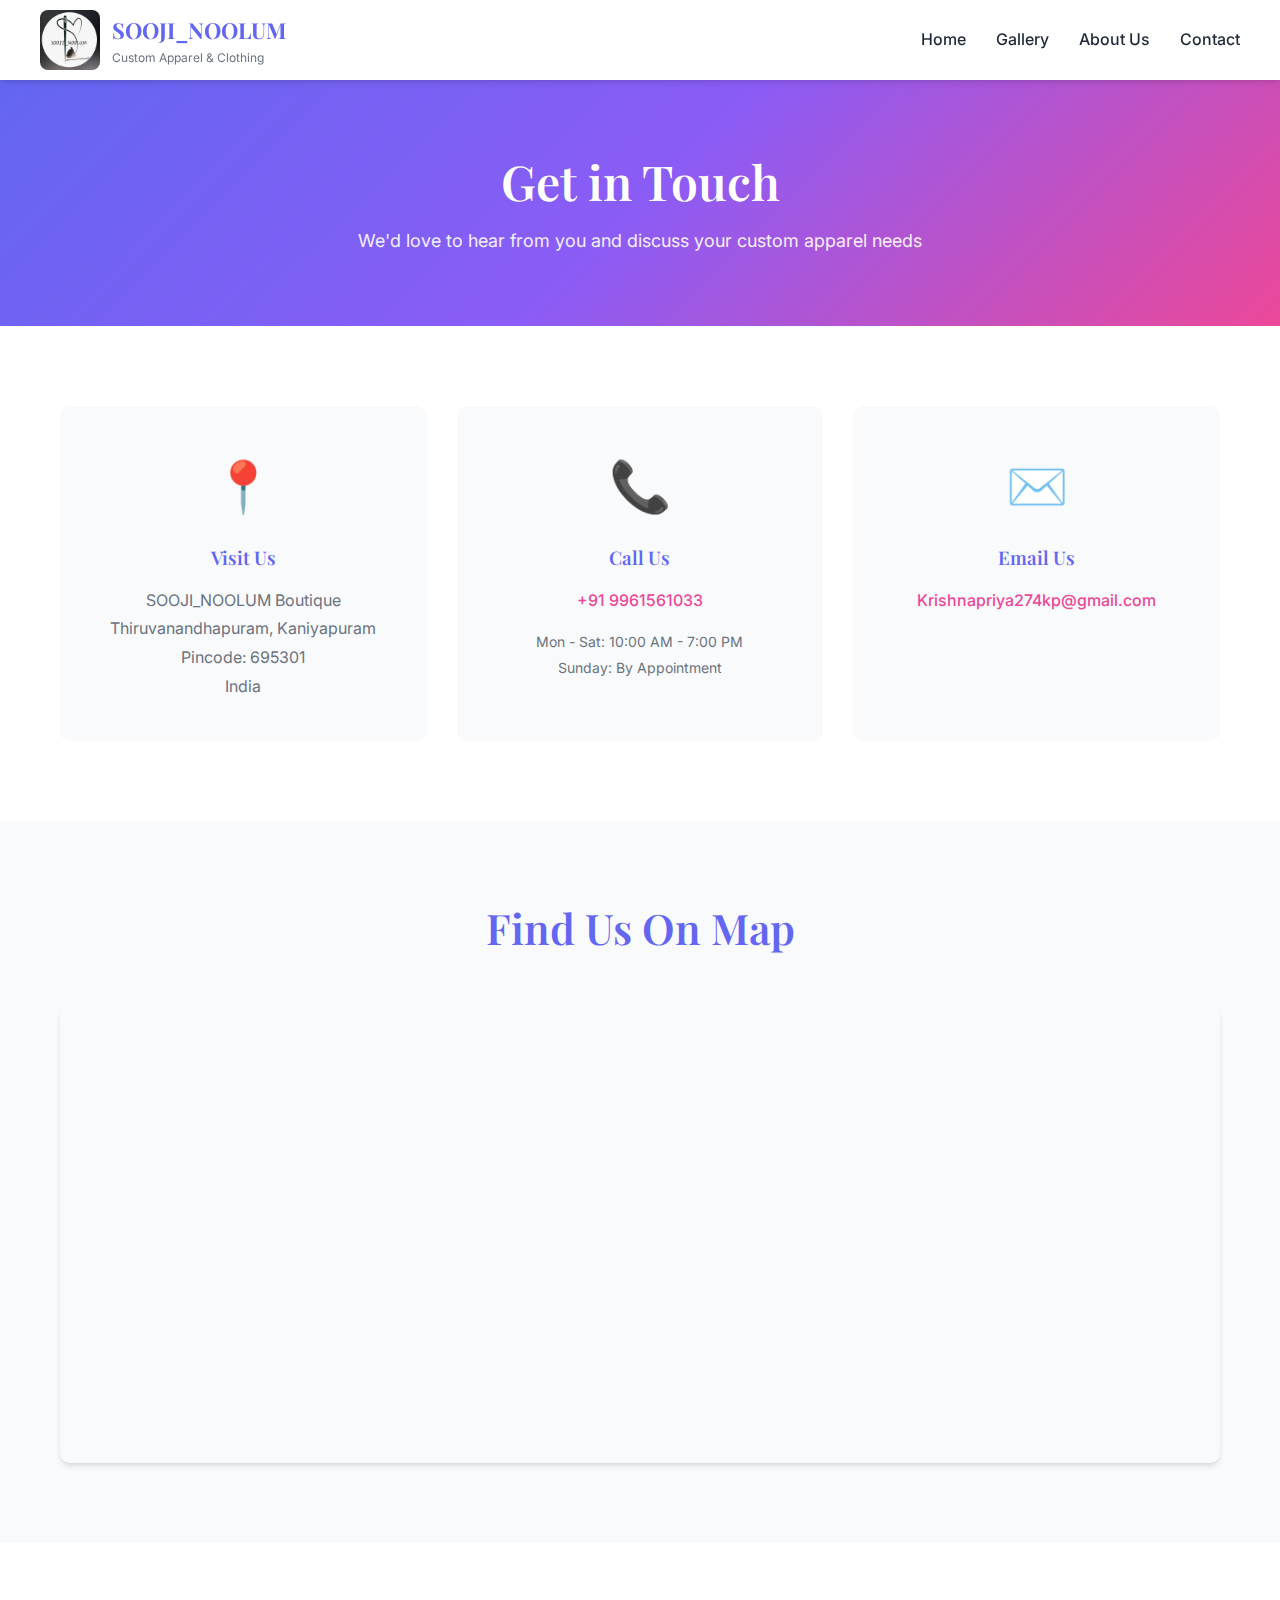
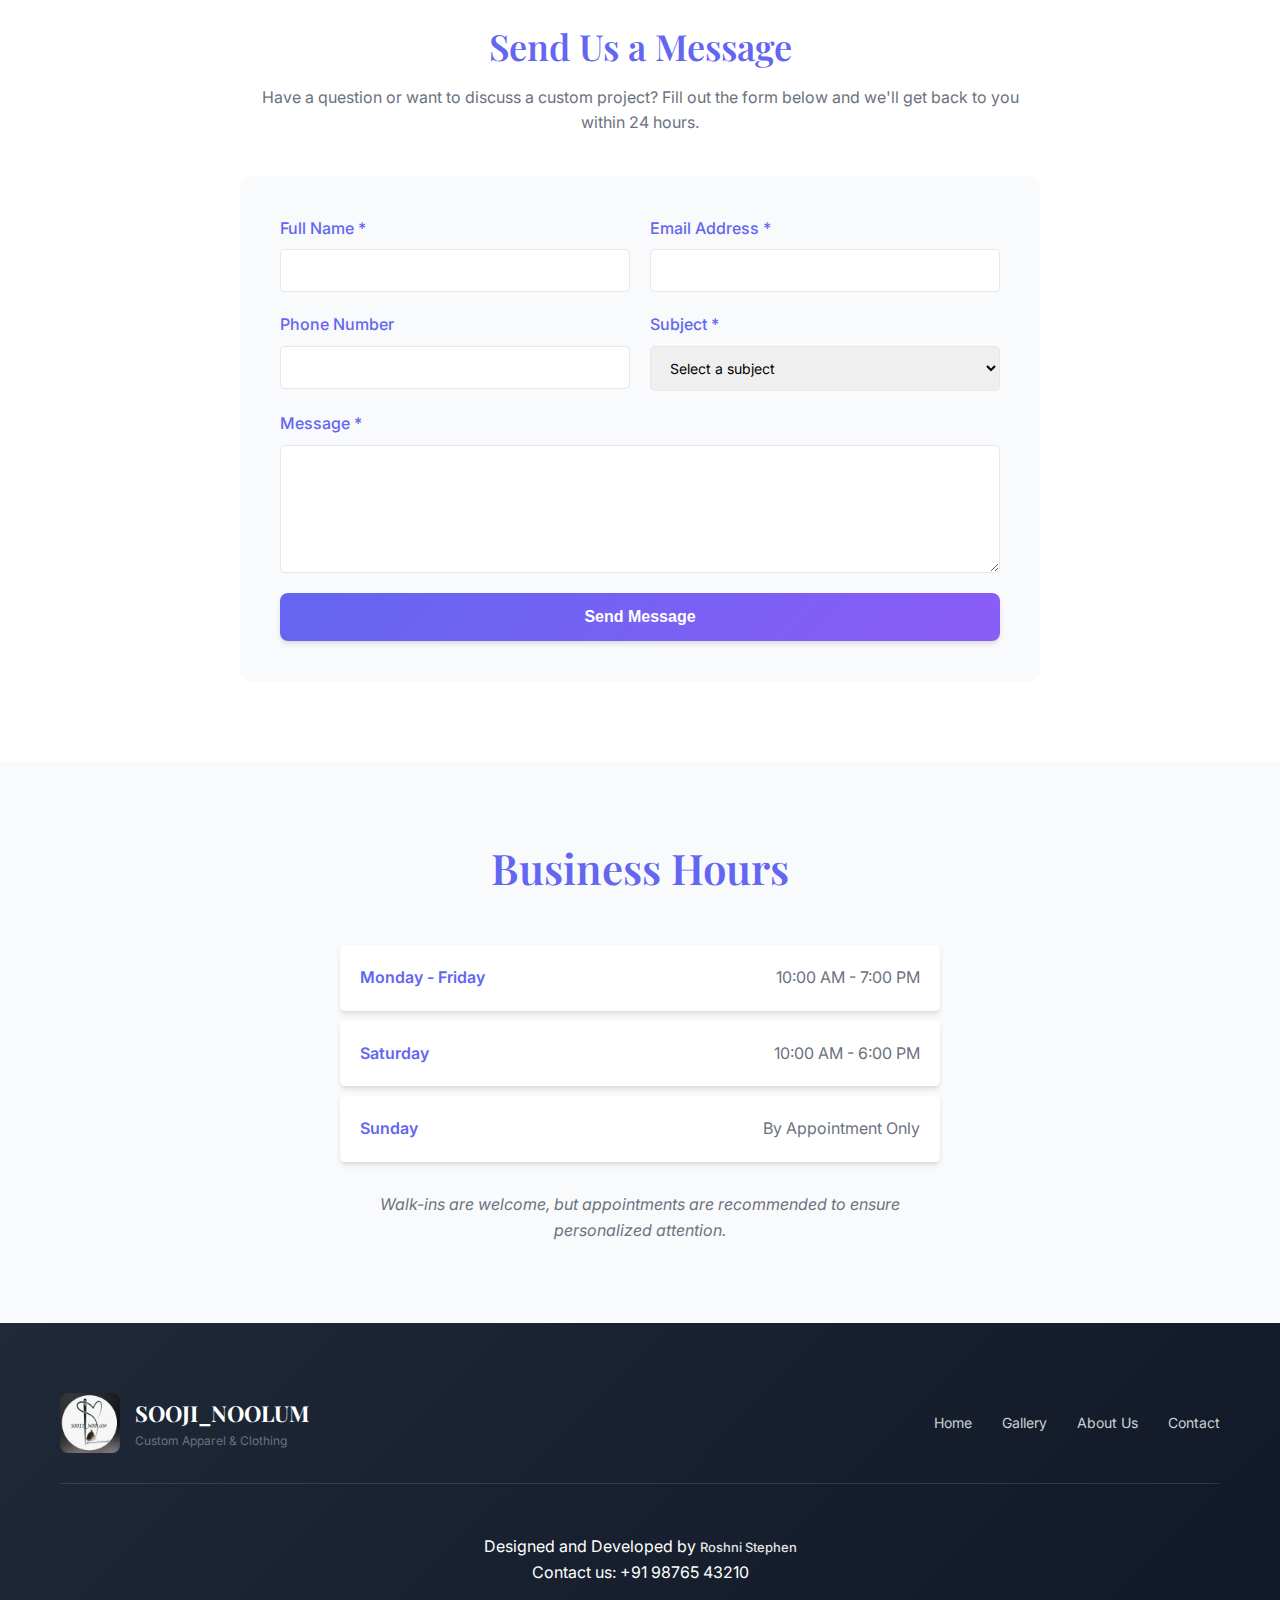
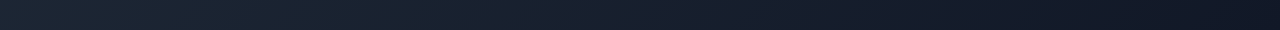
<file: contact.html>
<!doctype html>
<html lang="en">
<head>
<meta charset="utf-8">
<meta name="viewport" content="width=device-width,initial-scale=1">
<title>Contact Us - SOOJI_NOOLUM</title>
<meta name="description" content="Get in touch with SOOJI_NOOLUM for custom apparel services">
<link rel="icon" href="/favicon.ico">
<link href="https://fonts.googleapis.com/css2?family=Playfair+Display:wght@400;600;700&family=Inter:wght@300;400;500;600;700&display=swap" rel="stylesheet">
<link rel="stylesheet" href="style.css">
</head>
<body>
<header>
<div class="container nav">
<div class="brand">
<div class="logo">
<img src="images/logo.jpg" alt="SOOJI_NOOLUM Logo">
</div>
<div>
<div class="title">SOOJI_NOOLUM</div>
<div class="small">Custom Apparel & Clothing</div>
</div>
</div>
<nav>
<ul>
<li><a href="index.html">Home</a></li>
<li><a href="gallery.html">Gallery</a></li>
<li><a href="about.html">About Us</a></li>
<li><a href="contact.html">Contact</a></li>
</ul>
<div class="hamburger" id="hamburger">
<span></span>
<span></span>
<span></span>
</div>
</nav>
</div>
</header>

<main>
<!-- Page Header -->
<section class="page-header">
<div class="container">
<h1 class="page-title">Get in Touch</h1>
<p class="page-subtitle">We'd love to hear from you and discuss your custom apparel needs</p>
</div>
</section>

<!-- Contact Info Section -->
<section class="contact-info-section">
<div class="container">
<div class="contact-grid">
<div class="contact-card">
<div class="contact-icon">📍</div>
<h3>Visit Us</h3>
<p>SOOJI_NOOLUM Boutique<br>
    Thiruvanandhapuram, 
    Kaniyapuram<br>
    Pincode: 695301<br>
India</p>
</div>
<div class="contact-card">
<div class="contact-icon">📞</div>
<h3>Call Us</h3>
<p>
<a href="tel:+919961561033">+91 9961561033</a>
</p>
<p class="contact-hours">Mon - Sat: 10:00 AM - 7:00 PM<br>Sunday: By Appointment</p>
</div>
<div class="contact-card">
<div class="contact-icon">✉️</div>
<h3>Email Us</h3>
<p>
<a href="mailto:Krishnapriya274kp@gmail.com">Krishnapriya274kp@gmail.com</a>
</p>
</div>
</div>
</div>
</section>

<!-- Map Section -->
<section class="map-section">
<div class="container">
<h2 class="section-title">Find Us On Map</h2>
<div class="map-container">
<iframe 
src="https://www.google.com/maps/embed?pb=!1m18!1m12!1m3!1d3929.0573582958436!2d76.29331631479455!3d9.995738692829238!2m3!1f0!2f0!3f0!3m2!1i1024!2i768!4f13.1!3m3!1m2!1s0x3b080d514abec6bf%3A0xbd582caa5844192!2sMG%20Road%2C%20Kochi%2C%20Kerala!5e0!3m2!1sen!2sin!4v1635789012345!5m2!1sen!2sin" 
width="100%" 
height="450" 
style="border:0;" 
allowfullscreen="" 
loading="lazy">
</iframe>
</div>
</div>
</section>

<!-- Contact Form Section -->
<section class="contact-form-section">
<div class="container">
<div class="form-wrapper">
<div class="form-intro">
<h2>Send Us a Message</h2>
<p>Have a question or want to discuss a custom project? Fill out the form below and we'll get back to you within 24 hours.</p>
</div>
<form id="contactForm" class="contact-form">
<div class="form-row">
<div class="form-group">
<label for="name">Full Name *</label>
<input type="text" id="name" name="name" required>
</div>
<div class="form-group">
<label for="email">Email Address *</label>
<input type="email" id="email" name="email" required>
</div>
</div>
<div class="form-row">
<div class="form-group">
<label for="phone">Phone Number</label>
<input type="tel" id="phone" name="phone">
</div>
<div class="form-group">
<label for="subject">Subject *</label>
<select id="subject" name="subject" required>
<option value="">Select a subject</option>
<option value="custom-order">Custom Order Inquiry</option>
<option value="bridal-wear">Bridal Wear</option>
<option value="alterations">Alterations</option>
<option value="consultation">Design Consultation</option>
<option value="general">General Inquiry</option>
</select>
</div>
</div>
<div class="form-group">
<label for="message">Message *</label>
<textarea id="message" name="message" rows="6" required></textarea>
</div>
<button type="submit" class="btn btn-primary btn-large">Send Message</button>
</form>
</div>
</div>
</section>

<!-- Business Hours Section -->
<section class="hours-section">
<div class="container">
<div class="hours-content">
<h2 class="section-title">Business Hours</h2>
<div class="hours-grid">
<div class="hours-item">
<span class="day">Monday - Friday</span>
<span class="time">10:00 AM - 7:00 PM</span>
</div>
<div class="hours-item">
<span class="day">Saturday</span>
<span class="time">10:00 AM - 6:00 PM</span>
</div>
<div class="hours-item">
<span class="day">Sunday</span>
<span class="time">By Appointment Only</span>
</div>
</div>
<p class="hours-note">Walk-ins are welcome, but appointments are recommended to ensure personalized attention.</p>
</div>
</div>
</section>
</main>

<footer>
<div class="container">
<div class="footer-content">
<div class="footer-brand">
<div class="brand">
    <div class="logo">
        <img src="images/logo.jpg" alt="SOOJI_NOOLUM Logo" />
      </div>
      
<div>
<div class="title">SOOJI_NOOLUM</div>
<div class="small">Custom Apparel & Clothing</div>
</div>
</div>
</div>
<div class="footer-links">
<a href="index.html">Home</a>
<a href="gallery.html">Gallery</a>
<a href="about.html">About Us</a>
<a href="contact.html">Contact</a>
</div>
</div>
<div class="footer-bottom">
<p>Designed and Developed by <a href="https://linkedin.com/in/roshni-a-s-545a6215a/" target="_blank" rel="noopener noreferrer" class="footer-credit">Roshni Stephen</a></p>
<div class="footer-contact">
<p>Contact us: <a href="tel:+919876543210">+91 98765 43210</a></p>
</div>
</div>
</div>
</footer>

<script src="script.js"></script>
</body>
</html>
</file>
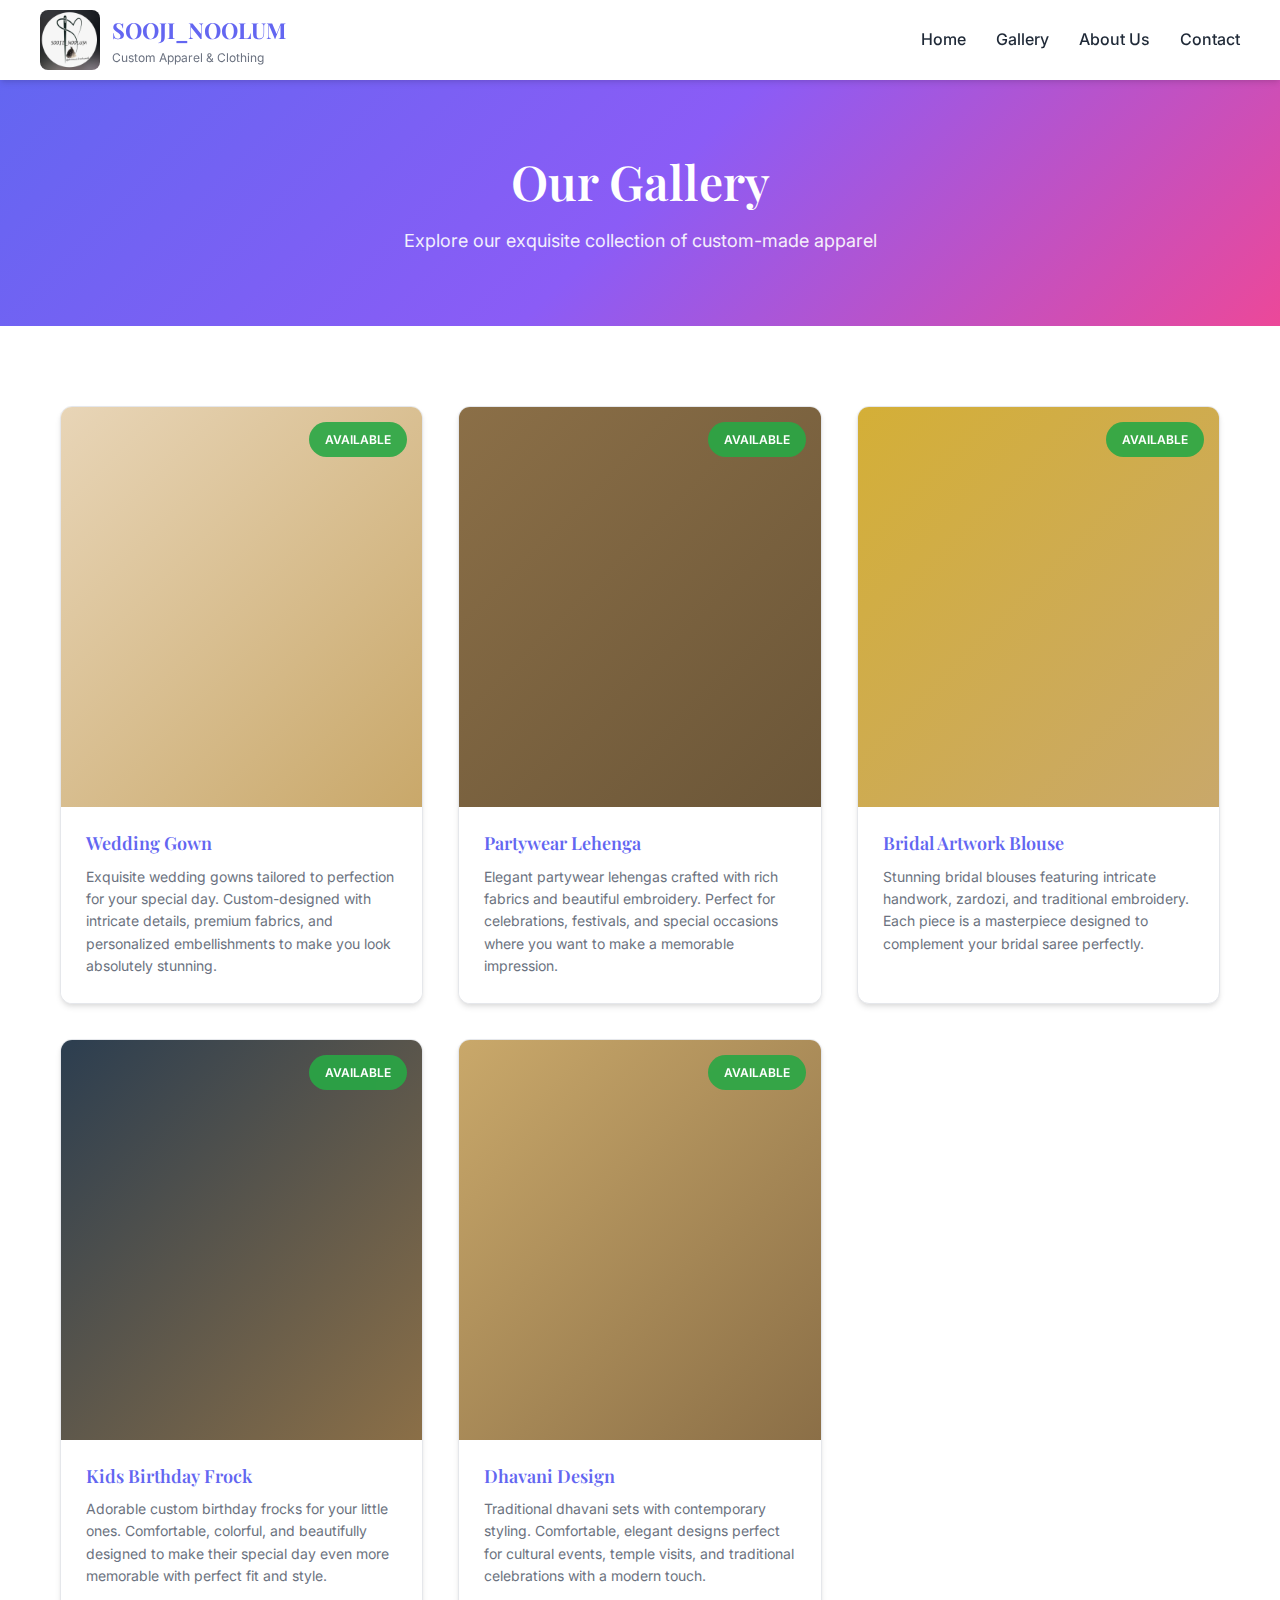
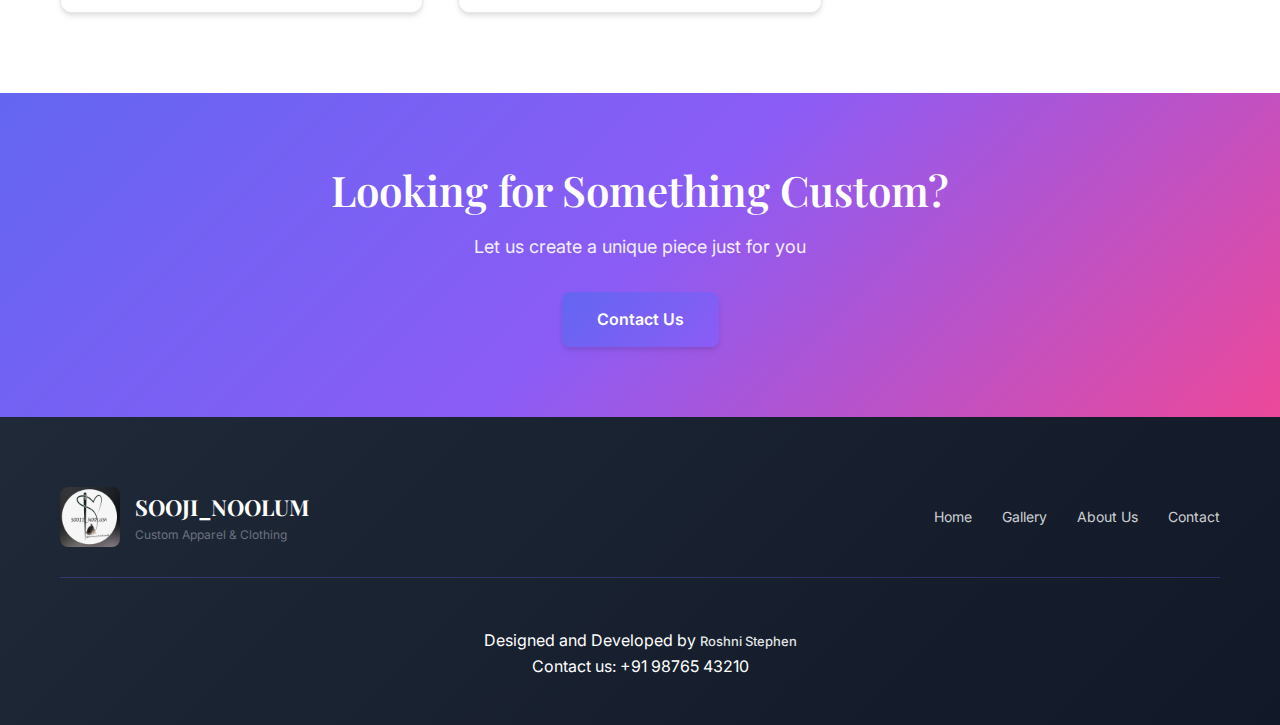
<file: gallery.html>
<!doctype html>
<html lang="en">
<head>
<meta charset="utf-8">
<meta name="viewport" content="width=device-width,initial-scale=1">
<title>Gallery - SOOJI_NOOLUM</title>
<meta name="description" content="Browse our collection of custom apparel and clothing designs">
<link rel="icon" href="/favicon.ico">
<link href="https://fonts.googleapis.com/css2?family=Playfair+Display:wght@400;600;700&family=Inter:wght@300;400;500;600;700&display=swap" rel="stylesheet">
<link rel="stylesheet" href="style.css">
</head>
<body>
<header>
<div class="container nav">
<div class="brand">
<div class="logo">
<img src="images/logo.jpg" alt="SOOJI_NOOLUM Logo">
</div>
<div>
<div class="title">SOOJI_NOOLUM</div>
<div class="small">Custom Apparel & Clothing</div>
</div>
</div>
<nav>
<ul>
<li><a href="index.html">Home</a></li>
<li><a href="gallery.html">Gallery</a></li>
<li><a href="about.html">About Us</a></li>
<li><a href="contact.html">Contact</a></li>
</ul>
<div class="hamburger" id="hamburger">
<span></span>
<span></span>
<span></span>
</div>
</nav>
</div>
</header>

<main>
<!-- Page Header -->
<section class="page-header">
<div class="container">
<h1 class="page-title">Our Gallery</h1>
<p class="page-subtitle">Explore our exquisite collection of custom-made apparel</p>
</div>
</section>

<!-- Gallery Grid -->
<section class="gallery-section">
<div class="container">
<div class="gallery-grid">
<!-- Product 1 - Wedding Gown -->
<div class="gallery-item">
<div class="gallery-image product-1">
<span class="availability-tag available">Available</span>
</div>
<div class="gallery-info">
<h3>Wedding Gown</h3>
<p class="product-description">Exquisite wedding gowns tailored to perfection for your special day. Custom-designed with intricate details, premium fabrics, and personalized embellishments to make you look absolutely stunning.</p>
</div>
</div>

<!-- Product 2 - Partywear Lehenga -->
<div class="gallery-item">
<div class="gallery-image product-2">
<span class="availability-tag available">Available</span>
</div>
<div class="gallery-info">
<h3>Partywear Lehenga</h3>
<p class="product-description">Elegant partywear lehengas crafted with rich fabrics and beautiful embroidery. Perfect for celebrations, festivals, and special occasions where you want to make a memorable impression.</p>
</div>
</div>

<!-- Product 3 - Bridal Artwork Blouse -->
<div class="gallery-item">
<div class="gallery-image product-3">
<span class="availability-tag available">Available</span>
</div>
<div class="gallery-info">
<h3>Bridal Artwork Blouse</h3>
<p class="product-description">Stunning bridal blouses featuring intricate handwork, zardozi, and traditional embroidery. Each piece is a masterpiece designed to complement your bridal saree perfectly.</p>
</div>
</div>

<!-- Product 4 - Kids Birthday Frock -->
<div class="gallery-item">
<div class="gallery-image product-4">
<span class="availability-tag available">Available</span>
</div>
<div class="gallery-info">
<h3>Kids Birthday Frock</h3>
<p class="product-description">Adorable custom birthday frocks for your little ones. Comfortable, colorful, and beautifully designed to make their special day even more memorable with perfect fit and style.</p>
</div>
</div>

<!-- Product 5 - Dhavani Design -->
<div class="gallery-item">
<div class="gallery-image product-5">
<span class="availability-tag available">Available</span>
</div>
<div class="gallery-info">
<h3>Dhavani Design</h3>
<p class="product-description">Traditional dhavani sets with contemporary styling. Comfortable, elegant designs perfect for cultural events, temple visits, and traditional celebrations with a modern touch.</p>
</div>
</div>
</div>
</div>
</section>

<!-- CTA Section -->
<section class="cta-section">
<div class="container">
<div class="cta-content">
<h2>Looking for Something Custom?</h2>
<p>Let us create a unique piece just for you</p>
<a href="contact.html" class="btn btn-primary btn-large">Contact Us</a>
</div>
</div>
</section>
</main>

<footer>
<div class="container">
<div class="footer-content">
<div class="footer-brand">
<div class="brand">
    <div class="logo">
        <img src="images/logo.jpg" alt="SOOJI_NOOLUM Logo" />
      </div>
      
<div>
<div class="title">SOOJI_NOOLUM</div>
<div class="small">Custom Apparel & Clothing</div>
</div>
</div>
</div>
<div class="footer-links">
<a href="index.html">Home</a>
<a href="gallery.html">Gallery</a>
<a href="about.html">About Us</a>
<a href="contact.html">Contact</a>
</div>
</div>
<div class="footer-bottom">
<p>Designed and Developed by <a href="https://linkedin.com/in/roshni-a-s-545a6215a/" target="_blank" rel="noopener noreferrer" class="footer-credit">Roshni Stephen</a></p>
<div class="footer-contact">
<p>Contact us: <a href="tel:+919876543210">+91 98765 43210</a></p>
</div>
</div>
</div>
</footer>

<script src="script.js"></script>
</body>
</html>
</file>
<file: style.css>
/* Root Variables */
:root {
    --primary-color: #6366f1;
    --secondary-color: #ec4899;
    --accent-color: #f59e0b;
    --success-color: #10b981;
    --purple-accent: #8b5cf6;
    --text-dark: #1f2937;
    --text-light: #6b7280;
    --bg-light: #f9fafb;
    --white: #ffffff;
    --border-color: #e5e7eb;
    --shadow: 0 4px 6px -1px rgba(0,0,0,0.1), 0 2px 4px -1px rgba(0,0,0,0.06);
    --shadow-hover: 0 10px 15px -3px rgba(0,0,0,0.1), 0 4px 6px -2px rgba(0,0,0,0.05);
    --gradient-primary: linear-gradient(135deg, #6366f1 0%, #8b5cf6 100%);
    --gradient-secondary: linear-gradient(135deg, #ec4899 0%, #f59e0b 100%);
    --gradient-colorful: linear-gradient(135deg, #6366f1 0%, #8b5cf6 50%, #ec4899 100%);
}

/* Global Styles */
* {
    margin: 0;
    padding: 0;
    box-sizing: border-box;
}

body {
    font-family: 'Inter', sans-serif;
    color: var(--text-dark);
    background: var(--bg-light);
    line-height: 1.6;
    overflow-x: hidden;
}

h1, h2, h3 {
    font-family: 'Playfair Display', serif;
    font-weight: 600;
    line-height: 1.3;
}

a {
    text-decoration: none;
    color: inherit;
    transition: all 0.3s ease;
}

/* Header & Navigation */
header {
    background: var(--white);
    position: sticky;
    top: 0;
    z-index: 1000;
    box-shadow: var(--shadow);
}

.container {
    max-width: 1200px;
    margin: 0 auto;
    padding: 20px;
    width: 100%;
}

.nav {
    display: flex;
    justify-content: space-between;
    align-items: center;
    padding: 10px 0;
}

.brand {
    display: flex;
    align-items: center;
    gap: 12px;
    cursor: pointer;
    transition: opacity 0.3s ease;
}

.brand:hover {
    opacity: 0.8;
}

.logo {
    display: flex;
    align-items: center;
    justify-content: center;
}

.logo img {
    width: 60px; /* adjust as needed */
    height: auto;
    border-radius: 8px; /* optional: rounded edges */
}


.title {
    font-family: 'Playfair Display', serif;
    font-size: 22px;
    font-weight: 700;
    color: var(--primary-color);
}

.small {
    font-size: 12px;
    color: var(--text-light);
}

nav ul {
    display: flex;
    gap: 30px;
    list-style: none;
    align-items: center;
}

nav ul li a {
    font-weight: 500;
    color: var(--text-dark);
    position: relative;
}

nav ul li a:not(.btn):hover,
nav ul li a:not(.btn):focus {
    color: var(--secondary-color);
    outline: none;
}

nav ul li a:not(.btn)::after {
    content: '';
    position: absolute;
    width: 0;
    height: 2px;
    bottom: -5px;
    left: 0;
    background: var(--gradient-secondary);
    transition: width 0.3s ease;
}

nav ul li a:not(.btn):hover::after,
nav ul li a:not(.btn):focus::after {
    width: 100%;
}

/* Hamburger Menu */
.hamburger {
    display: none;
    flex-direction: column;
    cursor: pointer;
    gap: 4px;
    z-index: 1001;
    padding: 8px;
    position: relative;
}

.hamburger span {
    width: 25px;
    height: 3px;
    background: var(--primary-color);
    transition: all 0.3s ease;
    border-radius: 3px;
    pointer-events: none;
}

.hamburger.active span:nth-child(1) {
    transform: rotate(45deg) translate(5px, 5px);
}

.hamburger.active span:nth-child(2) {
    opacity: 0;
}

.hamburger.active span:nth-child(3) {
    transform: rotate(-45deg) translate(7px, -6px);
}

/* Mobile menu overlay */
.menu-overlay {
    display: none;
    position: fixed;
    top: 0;
    left: 0;
    width: 100%;
    height: 100vh;
    background: rgba(0, 0, 0, 0.5);
    z-index: 999;
    opacity: 0;
    transition: opacity 0.3s ease;
}

.menu-overlay.active {
    display: block;
    opacity: 1;
}

/* Buttons */
.btn {
    display: inline-block;
    padding: 12px 24px;
    border-radius: 8px;
    font-weight: 600;
    transition: all 0.3s ease;
    cursor: pointer;
    border: none;
    text-align: center;
}

.btn-primary {
    background: var(--gradient-primary);
    color: var(--white);
    box-shadow: var(--shadow);
}

.btn-primary:hover,
.btn-primary:focus {
    transform: translateY(-2px);
    box-shadow: var(--shadow-hover);
    opacity: 0.9;
    outline: 3px solid color-mix(in srgb, var(--primary-color) 30%, transparent);
    outline-offset: 2px;
}

.btn-secondary {
    background: transparent;
    color: var(--primary-color);
    border: 2px solid var(--primary-color);
}

.btn-secondary:hover,
.btn-secondary:focus {
    background: var(--gradient-primary);
    color: var(--white);
    border-color: transparent;
    outline: 3px solid color-mix(in srgb, var(--primary-color) 30%, transparent);
    outline-offset: 2px;
}

.btn-large {
    padding: 15px 35px;
    font-size: 16px;
}

/* Hero Section */
.hero-section {
    position: relative;
    height: 600px;
    background: linear-gradient(rgba(0,0,0,0.4), rgba(0,0,0,0.5)), 
                url('images/hero.jpg');
    background-size: cover;
    background-position: center;
    display: flex;
    align-items: center;
    overflow: hidden;
}

.hero-overlay {
    width: 100%;
}

.hero-content {
    text-align: center;
    color: var(--white);
}

.hero-title {
    font-size: 56px;
    margin-bottom: 20px;
    animation: fadeInUp 1s ease;
}

.hero-subtitle {
    font-size: 20px;
    max-width: 700px;
    margin: 0 auto 30px;
    animation: fadeInUp 1s ease 0.2s both;
}

.hero-buttons {
    display: flex;
    gap: 20px;
    justify-content: center;
    animation: fadeInUp 1s ease 0.4s both;
}

@keyframes fadeInUp {
    from {
        opacity: 0;
        transform: translateY(30px);
    }
    to {
        opacity: 1;
        transform: translateY(0);
    }
}

/* Page Header */
.page-header {
    background: var(--gradient-colorful);
    color: var(--white);
    padding: 50px 20px;
    text-align: center;
}

.page-title {
    font-size: 48px;
    margin-bottom: 15px;
}

.page-subtitle {
    font-size: 18px;
    opacity: 0.9;
}

/* Features Section */
.features-section {
    padding: 80px 20px;
    background: var(--white);
}

.section-title {
    text-align: center;
    font-size: 42px;
    margin-bottom: 50px;
    color: var(--primary-color);
}

.features-grid {
    display: grid;
    grid-template-columns: repeat(auto-fit, minmax(250px, 1fr));
    gap: 30px;
}

.feature-card {
    text-align: center;
    padding: 40px 20px;
    background: var(--white);
    border-radius: 12px;
    transition: all 0.3s ease;
    border: 2px solid transparent;
    box-shadow: var(--shadow);
}

.feature-card:hover {
    transform: translateY(-10px);
    box-shadow: var(--shadow-hover);
    border-color: var(--primary-color);
}

.feature-icon {
    font-size: 50px;
    margin-bottom: 20px;
}

.feature-card h3 {
    margin-bottom: 15px;
    color: var(--primary-color);
}

.feature-card p {
    color: var(--text-light);
}

/* Services Preview */
.services-preview {
    padding: 80px 20px;
    background: var(--bg-light);
}

.services-grid {
    display: grid;
    grid-template-columns: repeat(auto-fit, minmax(300px, 1fr));
    gap: 30px;
}

.service-item {
    background: var(--white);
    border-radius: 10px;
    overflow: hidden;
    box-shadow: var(--shadow);
    transition: all 0.3s ease;
}

.service-item:hover {
    transform: translateY(-5px);
    box-shadow: var(--shadow-hover);
}

.service-image {
    height: 250px;
    background-size: cover;
    background-position: center;
}

.service-img-1 {
    background: url('images/customstitching.jpg');
    background-size: cover;
    background-position: center;
}

.service-img-2 {
    background: url('images/alteration.jpg');
    background-size: cover;
    background-position: center;
}

.service-img-3 {
    background: url('images/bridal&special occasions.jpg');
    background-size: cover;
    background-position: center;
}

.service-img-wedding {
    background: url('images/wedding.jpg');
    background-size: cover;
    background-position: center;
}


.service-img-lehenga {
    background: url('images/lehanka.jpg');
    background-size: cover;
    background-position: center;
}


.service-img-blouse {
    background: url('images/bridalariworki.jpg');
    background-size: cover;
    background-position: center;
}


.service-img-kids {
    background: url('images/birthdayfrock.jpg');
    background-size: cover;
    background-position: center;
}


.service-img-dhavani {
    background: url('images/dhavani.jpg');
    background-size: cover;
    background-position: center;
}

.service-item h3 {
    padding: 20px;
    margin-bottom: 10px;
    color: var(--primary-color);
}

.service-item p {
    padding: 0 20px 20px;
    color: var(--text-light);
}

/* Gallery Section */
.gallery-section {
    padding: 60px 20px;
    background: var(--white);
}

.gallery-grid {
    display: grid;
    grid-template-columns: repeat(auto-fill, minmax(320px, 1fr));
    gap: 35px;
    animation: fadeIn 0.6s ease;
}

@keyframes fadeIn {
    from { opacity: 0; transform: translateY(20px); }
    to { opacity: 1; transform: translateY(0); }
}

.gallery-item {
    background: var(--white);
    border-radius: 12px;
    overflow: hidden;
    box-shadow: var(--shadow);
    transition: all 0.4s cubic-bezier(0.4, 0, 0.2, 1);
    border: 1px solid var(--border-color);
}

.gallery-item:hover {
    transform: translateY(-8px) scale(1.02);
    box-shadow: var(--shadow-hover);
    border-color: var(--primary-color);
}

.gallery-image {
    position: relative;
    height: 400px;
    overflow: hidden;
    background: var(--bg-light);
}

.gallery-image img {
    width: 100%;
    height: 100%;
    object-fit: cover;
    object-position: center;
    transition: transform 0.4s ease;
}

.gallery-item:hover .gallery-image img {
    transform: scale(1.08);
}

/* Placeholder product images with different patterns */
.product-1 {
    background: linear-gradient(135deg, #e8d5b7 0%, #c9a86a 100%);
}

.product-2 {
    background: linear-gradient(135deg, #8b6f47 0%, #6b5638 100%);
}

.product-3 {
    background: linear-gradient(135deg, #d4af37 0%, #c9a86a 100%);
}

.product-4 {
    background: linear-gradient(135deg, #2c3e50 0%, #8b6f47 100%);
}

.product-5 {
    background: linear-gradient(135deg, #c9a86a 0%, #8b6f47 100%);
}

.product-6 {
    background: linear-gradient(135deg, #e8d5b7 0%, #d4af37 100%);
}

.product-7 {
    background: linear-gradient(135deg, #8b6f47 0%, #c9a86a 100%);
}

.product-8 {
    background: linear-gradient(135deg, #6b5638 0%, #2c3e50 100%);
}

.product-9 {
    background: linear-gradient(135deg, #d4af37 0%, #8b6f47 100%);
}

.availability-tag {
    position: absolute;
    top: 15px;
    right: 15px;
    padding: 8px 16px;
    border-radius: 20px;
    font-size: 12px;
    font-weight: 600;
    text-transform: uppercase;
    backdrop-filter: blur(10px);
    z-index: 10;
}

.available {
    background: rgba(40, 167, 69, 0.9);
    color: var(--white);
}

.sold-out {
    background: rgba(220, 53, 69, 0.9);
    color: var(--white);
}

.gallery-info {
    padding: 25px;
    background: var(--white);
}

.gallery-info h3 {
    margin-bottom: 10px;
    color: var(--primary-color);
    font-size: 18px;
}

.product-description {
    color: var(--text-light);
    font-size: 14px;
    line-height: 1.6;
}

/* About Page Styles */
.about-story {
    padding: 80px 20px;
    background: var(--white);
}

.about-content {
    display: grid;
    grid-template-columns: 1fr 1fr;
    gap: 50px;
    align-items: center;
}

.about-text h2 {
    font-size: 38px;
    margin-bottom: 25px;
    color: var(--primary-color);
}

.about-text p {
    margin-bottom: 20px;
    color: var(--text-light);
    font-size: 16px;
    line-height: 1.8;
}

.about-image {
    height: 400px;
    border-radius: 10px;
    background-size: cover;
    background-position: center;
}

.about-img-1 {
    background: linear-gradient(rgba(0,0,0,0.1), rgba(0,0,0,0.1)),
                url('images/about-image about-img-1.jpg');
    background-size: cover;
    background-position: center;
}

/* Founder Section */
.founder-section {
    padding: 80px 20px;
    background: var(--bg-light);
}

.founder-content {
    display: grid;
    grid-template-columns: 350px 1fr;
    gap: 50px;
    align-items: start;
}

.founder-image img {
    width: 100%;
    height: auto;
    border-radius: 10px; /* optional */
  }
  

.founder-text h2 {
    font-size: 38px;
    margin-bottom: 10px;
    color: var(--primary-color);
}

.founder-subtitle {
    font-size: 18px;
    color: var(--secondary-color);
    margin-bottom: 25px;
    font-weight: 500;
}

.founder-text p {
    margin-bottom: 20px;
    color: var(--text-light);
    line-height: 1.8;
}

/* Customization Section */
.customization-section {
    padding: 80px 20px;
    background: var(--white);
}

.customization-grid {
    display: grid;
    grid-template-columns: repeat(auto-fit, minmax(300px, 1fr));
    gap: 30px;
}

.custom-card {
    padding: 30px;
    background: var(--bg-light);
    border-radius: 10px;
    border-left: 4px solid var(--secondary-color);
    transition: all 0.3s ease;
}

.custom-card:hover {
    transform: translateX(5px);
    box-shadow: var(--shadow);
}

.custom-card h3 {
    margin-bottom: 15px;
    color: var(--primary-color);
    font-size: 20px;
}

.custom-card p {
    color: var(--text-light);
    line-height: 1.7;
}

/* Values Section */
.values-section {
    padding: 80px 20px;
    background: var(--bg-light);
}

.values-grid {
    display: grid;
    grid-template-columns: repeat(auto-fit, minmax(250px, 1fr));
    gap: 30px;
}

.value-item {
    text-align: center;
    padding: 40px 20px;
    background: var(--white);
    border-radius: 10px;
    box-shadow: var(--shadow);
}

.value-icon {
    font-size: 50px;
    margin-bottom: 20px;
}

.value-item h3 {
    margin-bottom: 15px;
    color: var(--primary-color);
}

.value-item p {
    color: var(--text-light);
}

/* Contact Page Styles */
.contact-info-section {
    padding: 60px 20px;
    background: var(--white);
}

.contact-grid {
    display: grid;
    grid-template-columns: repeat(auto-fit, minmax(280px, 1fr));
    gap: 30px;
}

.contact-card {
    text-align: center;
    padding: 40px 30px;
    background: var(--bg-light);
    border-radius: 10px;
    transition: all 0.3s ease;
}

.contact-card:hover {
    transform: translateY(-5px);
    box-shadow: var(--shadow-hover);
}

.contact-icon {
    font-size: 50px;
    margin-bottom: 20px;
}

.contact-card h3 {
    margin-bottom: 15px;
    color: var(--primary-color);
}

.contact-card p {
    color: var(--text-light);
    line-height: 1.8;
}

.contact-card a {
    color: var(--secondary-color);
    font-weight: 500;
}

.contact-card a:hover {
    color: var(--accent-color);
}

.contact-hours {
    margin-top: 15px;
    font-size: 14px;
    color: var(--text-light);
}

/* Map Section */
.map-section {
    padding: 60px 20px;
    background: var(--bg-light);
}

.map-container {
    border-radius: 10px;
    overflow: hidden;
    box-shadow: var(--shadow);
    margin-top: 30px;
}

/* Contact Form */
.contact-form-section {
    padding: 60px 20px;
    background: var(--white);
}

.form-wrapper {
    max-width: 800px;
    margin: 0 auto;
}

.form-intro {
    text-align: center;
    margin-bottom: 40px;
}

.form-intro h2 {
    font-size: 36px;
    margin-bottom: 15px;
    color: var(--primary-color);
}

.form-intro p {
    color: var(--text-light);
    font-size: 16px;
}

.contact-form {
    background: var(--bg-light);
    padding: 40px;
    border-radius: 10px;
}

.form-row {
    display: grid;
    grid-template-columns: 1fr 1fr;
    gap: 20px;
    margin-bottom: 20px;
}

.form-group {
    display: flex;
    flex-direction: column;
}

.form-group label {
    margin-bottom: 8px;
    font-weight: 500;
    color: var(--primary-color);
}

.form-group input,
.form-group select,
.form-group textarea {
    padding: 12px 15px;
    border: 1px solid var(--border-color);
    border-radius: 5px;
    font-family: 'Inter', sans-serif;
    font-size: 14px;
    transition: all 0.3s ease;
}

.form-group input:focus,
.form-group select:focus,
.form-group textarea:focus {
    outline: none;
    border-color: var(--secondary-color);
    box-shadow: 0 0 0 3px rgba(201, 168, 106, 0.1);
}

.contact-form button {
    margin-top: 20px;
    width: 100%;
}

/* Business Hours Section */
.hours-section {
    padding: 60px 20px;
    background: var(--bg-light);
}

.hours-content {
    max-width: 600px;
    margin: 0 auto;
    text-align: center;
}

.hours-grid {
    margin: 30px 0;
}

.hours-item {
    display: flex;
    justify-content: space-between;
    padding: 20px;
    margin-bottom: 10px;
    background: var(--white);
    border-radius: 5px;
    box-shadow: var(--shadow);
}

.day {
    font-weight: 600;
    color: var(--primary-color);
}

.time {
    color: var(--text-light);
}

.hours-note {
    margin-top: 20px;
    color: var(--text-light);
    font-style: italic;
}

/* CTA Section */
.cta-section {
    padding: 50px 20px;
    background: var(--gradient-colorful);
    color: var(--white);
}

.cta-content {
    text-align: center;
}

.cta-content h2 {
    font-size: 42px;
    margin-bottom: 15px;
}

.cta-content p {
    font-size: 18px;
    margin-bottom: 30px;
    opacity: 0.9;
}

/* Footer */
footer {
    background: linear-gradient(135deg, #1f2937 0%, #111827 100%);
    color: var(--white);
    padding: 50px 20px 25px;
}

.footer-content {
    display: flex;
    justify-content: space-between;
    align-items: center;
    margin-bottom: 30px;
    padding-bottom: 30px;
    border-bottom: 1px solid rgba(99, 102, 241, 0.3);
}

.footer-brand .brand {
    gap: 15px;
}

.footer-brand .title {
    color: var(--white);
}

.footer-links {
    display: flex;
    gap: 30px;
}

.footer-links a {
    color: rgba(255,255,255,0.8);
    font-size: 14px;
    transition: color 0.3s ease;
}

.footer-links a:hover {
    color: var(--accent-color);
}

.footer-bottom {
    text-align: center;
    padding-top: 20px;
}

.footer-developer {
    font-size: 13px;
    color: rgba(255,255,255,0.7);
    margin-bottom: 8px;
}

.footer-powered {
    font-size: 14px;
    color: rgba(255,255,255,0.65);
    margin-top: 8px;
}

.footer-credit {
    color: rgba(255,255,255,0.9);
    font-weight: 500;
    font-size: 13px;
    text-decoration: none;
    transition: all 0.3s ease;
}

.footer-credit:hover {
    color: var(--accent-color);
}

.loka-link {
    color: #0077ff;
    font-weight: 600;
    text-decoration: none;
    transition: all 0.3s ease;
}

.loka-link:hover {
    color: #66b0ff;
    text-decoration: underline;
}

/* Responsive Design */
@media (max-width: 968px) {
    .hero-title {
        font-size: 42px;
    }
    
    .about-content,
    .founder-content {
        grid-template-columns: 1fr;
    }
    
    .form-row {
        grid-template-columns: 1fr;
    }
    
    .footer-content {
        flex-direction: column;
        gap: 20px;
        text-align: center;
    }
}

@media (max-width: 768px) {
    .container {
        padding: 15px;
    }

    .hamburger {
        display: flex;
    }
    
    nav {
        position: relative;
    }
    
    nav ul {
        position: fixed;
        top: 0;
        right: -100%;
        width: min(280px, calc(100vw - 60px));
        min-width: 250px;
        height: 100vh;
        background: var(--white);
        flex-direction: column;
        padding: 80px 20px 20px;
        gap: 20px;
        box-shadow: -2px 0 10px rgba(0,0,0,0.1);
        transition: right 0.3s ease;
        z-index: 1000;
        overflow-y: auto;
    }
    
    nav ul.active {
        right: 0;
    }
    
    nav ul li {
        width: 100%;
        text-align: center;
    }
    
    nav ul li a {
        display: block;
        padding: 15px;
        font-size: 18px;
        border-bottom: 1px solid var(--border-color);
    }
    
    nav ul li a:hover,
    nav ul li a:focus {
        background-color: var(--bg-light);
        color: var(--primary-color);
        outline: none;
    }
    
    .hero-section {
        height: 450px;
    }
    
    .hero-title {
        font-size: 32px;
    }
    
    .hero-subtitle {
        font-size: 16px;
    }
    
    .hero-buttons {
        flex-direction: column;
        align-items: center;
        gap: 15px;
    }

    .hero-buttons .btn {
        width: 100%;
        max-width: 250px;
    }
    
    .page-header {
        padding: 40px 15px;
    }

    .page-title {
        font-size: 32px;
    }
    
    .section-title {
        font-size: 28px;
    }
    
    .gallery-grid {
        grid-template-columns: 1fr;
    }
    
    .contact-form {
        padding: 25px 15px;
    }

    .cta-section {
        padding: 40px 15px;
    }

    .cta-content h2 {
        font-size: 28px;
    }

    .cta-content p {
        font-size: 16px;
    }
}
</file>
